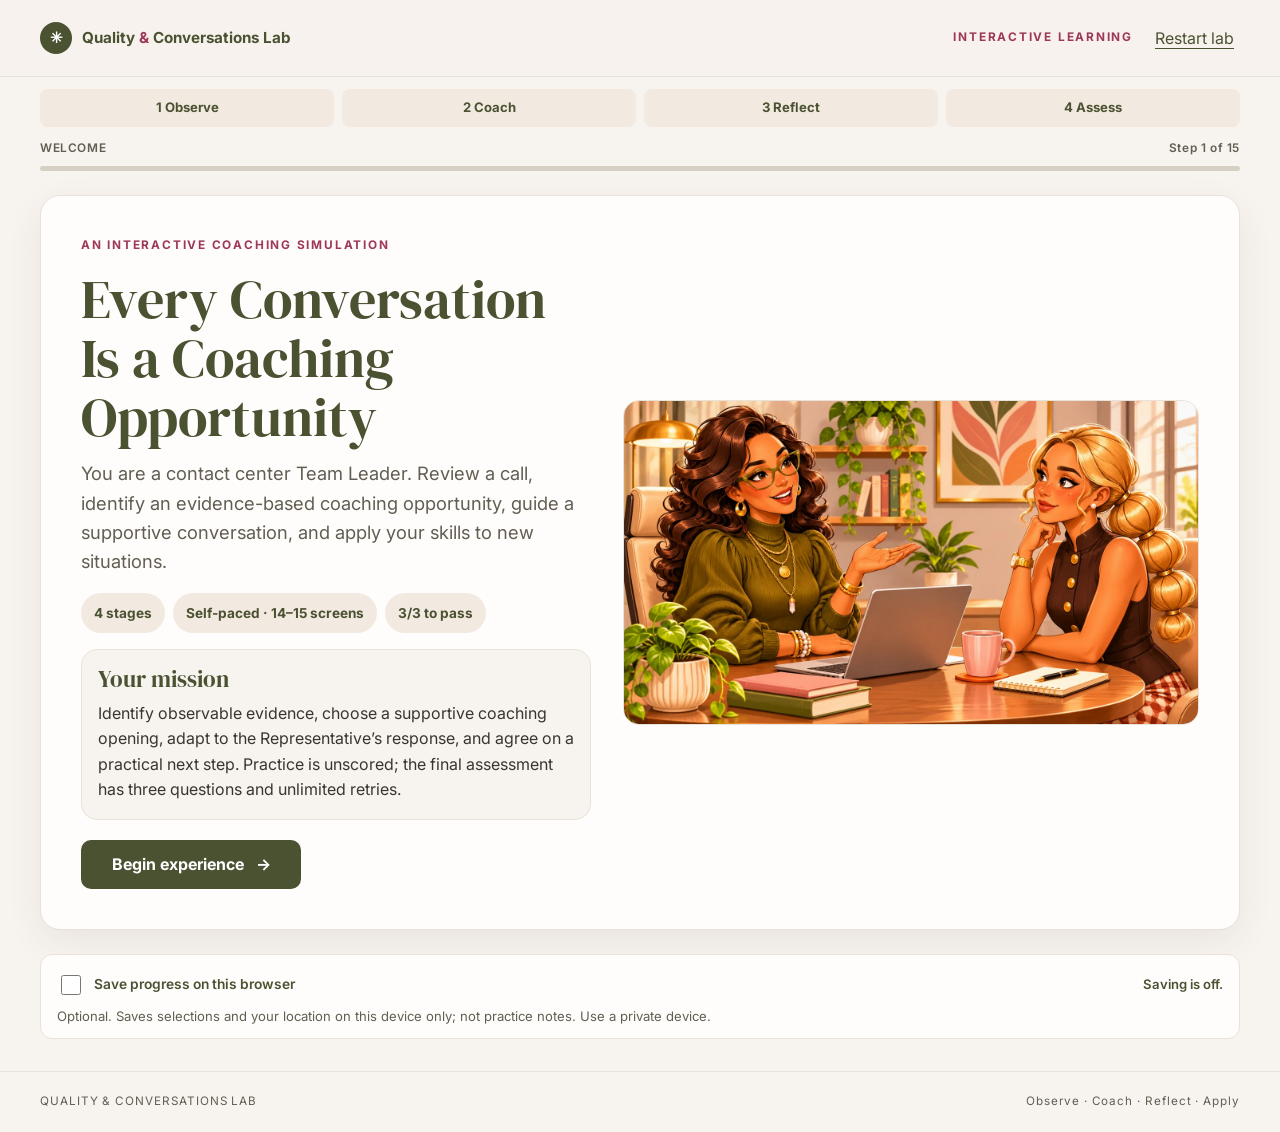
<file: index.html>
<!DOCTYPE html>
<html lang="en">
<head>
  <meta charset="utf-8">
  <meta name="viewport" content="width=device-width, initial-scale=1">
  <meta name="theme-color" content="#F7F3EE">
  <meta name="description" content="Quality & Conversations Lab: an interactive evidence-based customer-service coaching learning experience.">
  <title>Quality & Conversations Lab — Interactive Experience</title>
  <link rel="preconnect" href="https://fonts.googleapis.com">
  <link rel="preconnect" href="https://fonts.gstatic.com" crossorigin>
  <link href="https://fonts.googleapis.com/css2?family=DM+Serif+Display&family=Inter:wght@400;500;600;700&display=swap" rel="stylesheet">
  <link rel="stylesheet" href="styles.css?v=save-bottom-20261116">
  <script src="content.js" defer></script>
  <script src="app.js?v=completion-20261116" defer></script>
</head>
<body>
  <a class="skip-link" href="#stage">Skip to learning content</a>
  <header class="shell-header">
    <a href="#" class="wordmark" id="home-link" aria-label="Quality and Conversations Lab: return to introduction">
      <span class="brand-symbol" aria-hidden="true">✳</span><span>Quality <span class="amp">&</span> Conversations Lab</span>
    </a>
    <div class="header-right">
      <span class="course-label">INTERACTIVE LEARNING</span>
      <button type="button" class="text-button" id="restart-course">Restart lab</button>
    </div>
  </header>
  <div class="progress-shell" aria-label="Course progress">
    <ol id="stage-indicator" class="stage-indicator" aria-label="Learning stages"></ol><div class="progress-info"><span id="chapter-name">INTRODUCTION</span><span id="progress-text">Step 1 of 15</span></div>
    <div id="course-progress" class="progress-track" role="progressbar" aria-label="Course progress" aria-valuemin="0" aria-valuemax="100" aria-valuenow="0"><div id="progress-bar" class="progress-fill"></div></div>
  </div>
  <main id="stage" tabindex="-1" class="main-stage"></main>
  <section class="save-shell" aria-label="Local progress settings">
    <div class="save-controls"><label class="save-toggle" id="save-toggle-label"><input type="checkbox" id="save-progress" aria-describedby="save-help"> Save progress on this browser</label><button type="button" class="text-button" id="clear-progress" hidden>Clear saved progress</button></div>
    <p id="save-help">Optional. Saves selections and your location on this device only; not practice notes. Use a private device.</p>
    <p id="save-status" role="status" aria-live="polite">Saving is off.</p>
    <div id="saved-session" hidden><p id="saved-location"></p><div class="save-actions"><button type="button" class="btn" id="resume-course">Resume saved session</button><button type="button" class="btn btn-secondary" id="start-fresh">Start new session</button></div></div>
  </section>
  <footer class="site-footer"><span>QUALITY & CONVERSATIONS LAB</span><span>Observe · Coach · Reflect · Apply</span></footer>
  <div id="screen-announcement" class="sr-only" role="status" aria-live="polite" aria-atomic="true"></div>
</body>
</html>
</file>
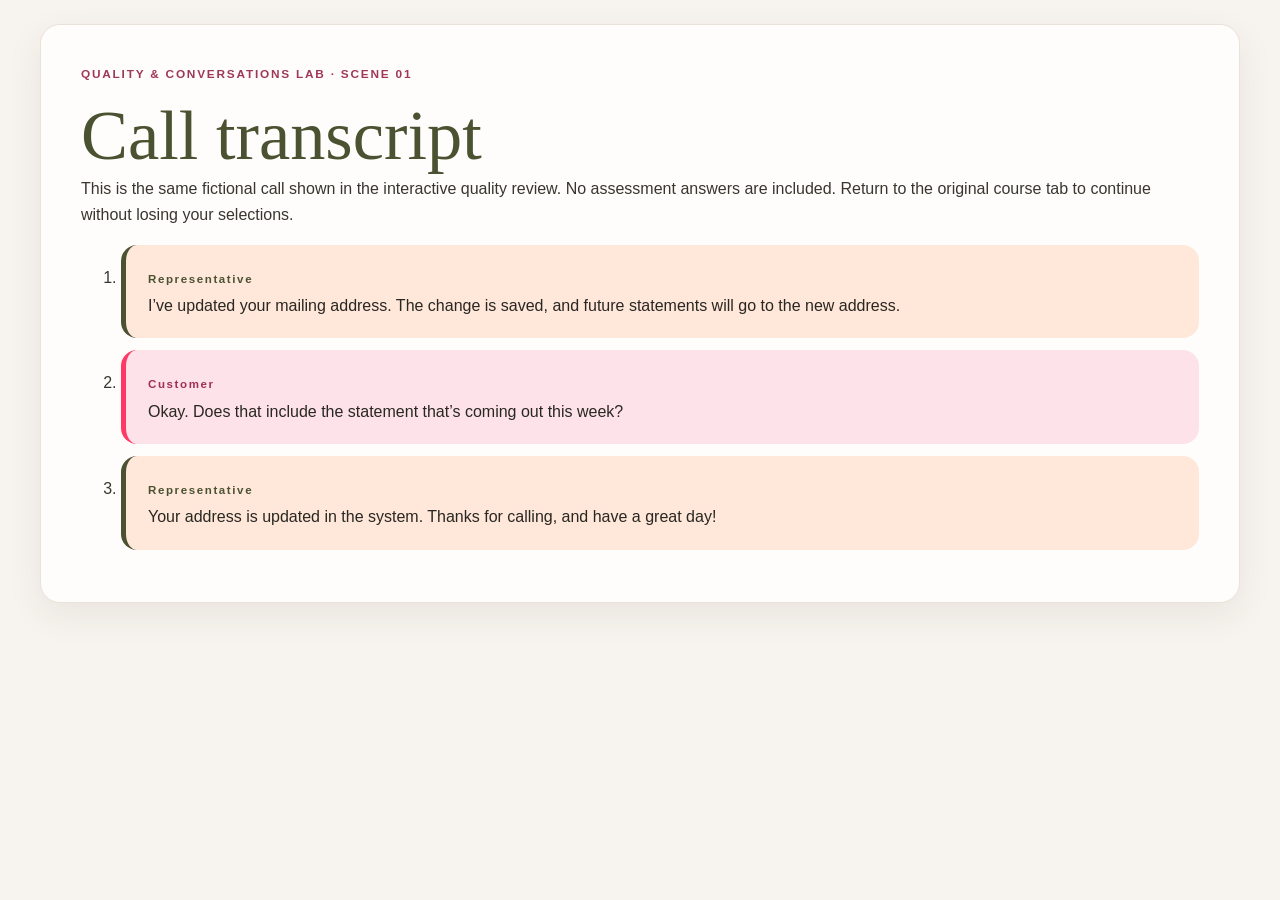
<file: call-transcript.html>
<!DOCTYPE html><html lang="en"><head><meta charset="utf-8"><meta name="viewport" content="width=device-width,initial-scale=1"><title>Call transcript | Quality &amp; Conversations Lab</title><link rel="stylesheet" href="styles.css"></head><body><a class="skip-link" href="#transcript">Skip to transcript</a><main id="transcript" tabindex="-1" class="main-stage"><article class="scene-card"><p class="eyebrow">QUALITY &amp; CONVERSATIONS LAB · SCENE 01</p><h1>Call transcript</h1><p>This is the same fictional call shown in the interactive quality review. No assessment answers are included. Return to the original course tab to continue without losing your selections.</p><ol class="speaker-lines"><li class="speaker"><strong class="who">Representative</strong><p>I’ve updated your mailing address. The change is saved, and future statements will go to the new address.</p></li><li class="speaker customer"><strong class="who">Customer</strong><p>Okay. Does that include the statement that’s coming out this week?</p></li><li class="speaker"><strong class="who">Representative</strong><p>Your address is updated in the system. Thanks for calling, and have a great day!</p></li></ol></article></main></body></html>
</file>
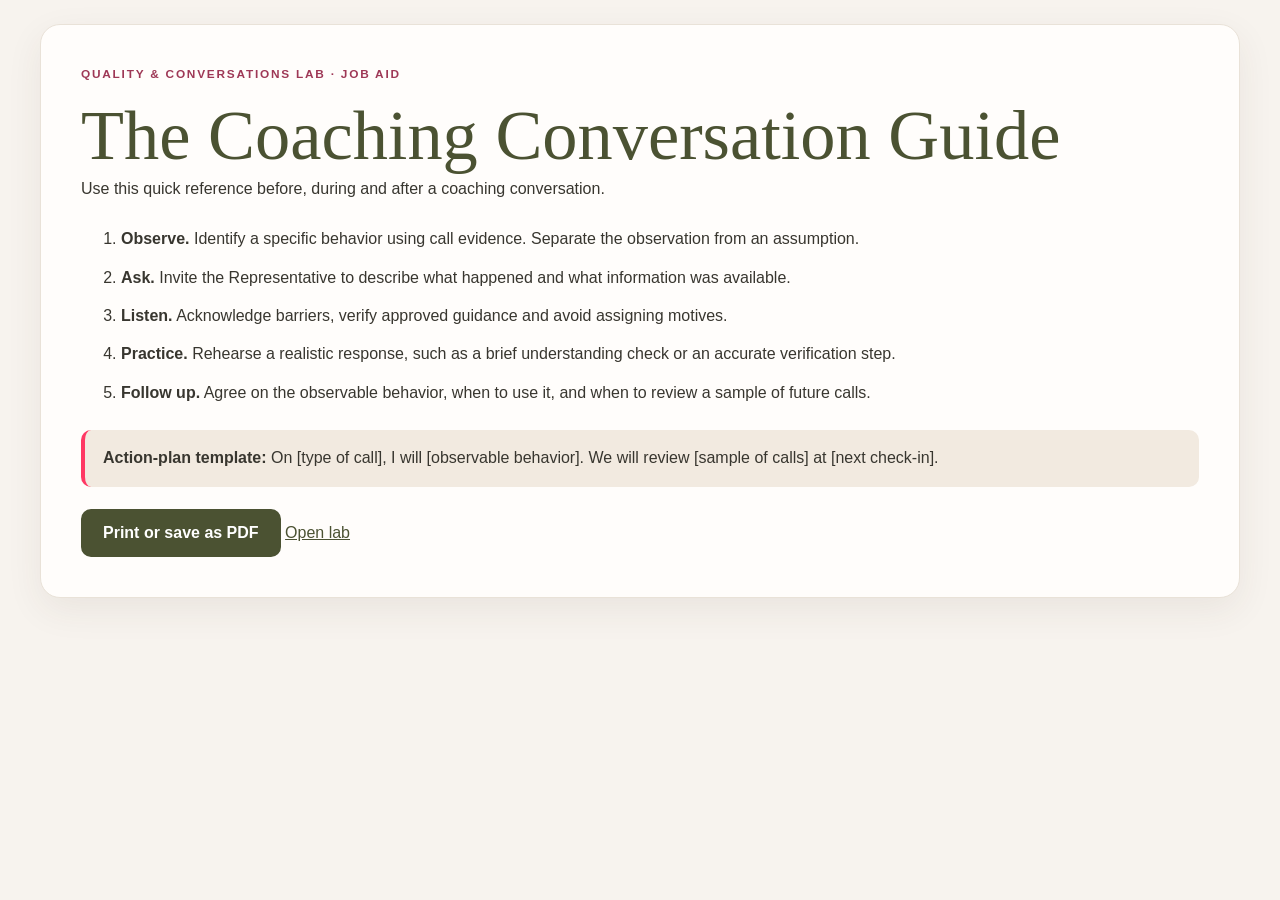
<file: coaching-guide.html>
<!DOCTYPE html><html lang="en"><head><meta charset="utf-8"><meta name="viewport" content="width=device-width, initial-scale=1"><title>Coaching Conversation Quick Reference</title><link rel="stylesheet" href="styles.css"><style>@media print{body{background:white}.scene-card{box-shadow:none;border:0;padding:0}.main-stage{width:100%;margin:0}.no-print{display:none}}</style></head><body><a class="skip-link no-print" href="#guide">Skip to coaching guide</a><main id="guide" tabindex="-1" class="main-stage"><article class="scene-card"><p class="eyebrow">QUALITY &amp; CONVERSATIONS LAB · JOB AID</p><h1>The Coaching Conversation Guide</h1><p class="lead">Use this quick reference before, during and after a coaching conversation.</p><ol class="summary-grid"><li><strong>Observe.</strong> Identify a specific behavior using call evidence. Separate the observation from an assumption.</li><li><strong>Ask.</strong> Invite the Representative to describe what happened and what information was available.</li><li><strong>Listen.</strong> Acknowledge barriers, verify approved guidance and avoid assigning motives.</li><li><strong>Practice.</strong> Rehearse a realistic response, such as a brief understanding check or an accurate verification step.</li><li><strong>Follow up.</strong> Agree on the observable behavior, when to use it, and when to review a sample of future calls.</li></ol><div class="evidence-note"><strong>Action-plan template:</strong> On [type of call], I will [observable behavior]. We will review [sample of calls] at [next check-in].</div><button class="btn no-print" onclick="window.print()">Print or save as PDF</button> <a class="no-print" href="index.html">Open lab</a></article></main></body></html>
</file>
<file: styles.css>
:root{--olive:#4B5232;--olive-deep:#343C25;--ivory:#F7F3EE;--deep-rose:#FF3864;--rose-dark:#9E3856;--blush:#FBBFCA;--peach:#FFB08A;--ink:#38362F;--muted:#625E53;--line:#E9E2D8;--white:#FFFDFB;--soft:#F2EAE0;--shadow:0 16px 48px rgba(64,50,36,.10)}
*{box-sizing:border-box}html{scroll-behavior:smooth}body{margin:0;background:var(--ivory);font-family:Inter,Arial,sans-serif;color:var(--ink);line-height:1.65}button,input,textarea{font:inherit}button{cursor:pointer}button:disabled{cursor:not-allowed;opacity:.48}a{color:var(--olive)}:focus-visible{outline:3px solid var(--deep-rose);outline-offset:4px}h1,h2,h3{font-family:'DM Serif Display',Georgia,serif;color:var(--olive);font-weight:400;line-height:1.13;margin:0}h1{font-size:clamp(2.55rem,5.5vw,4.9rem)}h2{font-size:clamp(2.05rem,4vw,3.4rem)}h3{font-size:clamp(1.45rem,3vw,2rem)}p{margin:0 0 1em}img{max-width:100%}.sr-only{position:absolute!important;width:1px;height:1px;padding:0;margin:-1px;overflow:hidden;clip:rect(0,0,0,0);white-space:nowrap;border:0}.skip-link{position:absolute;z-index:99;top:-100px;left:16px;padding:10px 14px;background:var(--white)}.skip-link:focus{top:8px}.shell-header{display:flex;align-items:center;justify-content:space-between;gap:24px;padding:20px max(24px,calc((100vw - 1260px)/2));border-bottom:1px solid var(--line);background:rgba(247,243,238,.96)}.wordmark{display:inline-flex;align-items:center;gap:10px;font-weight:700;font-size:.95rem;text-decoration:none;color:var(--olive)}.brand-symbol{display:grid;place-items:center;background:var(--olive);color:white;border-radius:50%;height:32px;width:32px}.amp{color:var(--rose-dark)}.header-right{display:flex;align-items:center;gap:22px}.course-label,.eyebrow,.overline{color:var(--rose-dark);font-size:.74rem;letter-spacing:.15em;font-weight:700}.text-button{border:0;background:transparent;color:var(--olive);text-decoration:underline;text-underline-offset:4px}.progress-shell{max-width:1260px;margin:auto;padding:13px 24px 0}.progress-info{display:flex;justify-content:space-between;gap:12px;color:var(--muted);font-size:.74rem;letter-spacing:.05em;font-weight:600}.progress-track{height:5px;background:var(--line);border-radius:8px;margin-top:8px;overflow:hidden}.progress-fill{height:100%;width:0;background:var(--deep-rose);transition:width .25s}.main-stage{width:min(100% - 48px,1200px);min-height:68vh;margin:36px auto 68px}.scene-card{background:var(--white);border:1px solid var(--line);border-radius:24px;padding:clamp(22px,4vw,54px);box-shadow:var(--shadow)}.chapter-intro{text-align:center;max-width:850px;margin:0 auto 28px}.chapter-intro .eyebrow{margin:0 0 14px}.chapter-intro .lead{font-size:clamp(1rem,1.6vw,1.2rem);color:var(--muted);margin:18px auto 0;max-width:790px}.hero-layout{display:grid;grid-template-columns:minmax(0,1fr) minmax(0,1fr);gap:34px;align-items:center}.hero-copy{display:flex;flex-direction:column;align-items:flex-start;gap:22px}.hero-copy p{font-size:1.13rem;color:var(--muted)}.media-frame{aspect-ratio:16/9;border-radius:18px;background:var(--soft);overflow:hidden;border:1px solid var(--line)}.media-frame img{display:block;width:100%;height:100%;object-fit:contain}.full-media{margin:28px auto 0;max-width:1020px}.wide-photo{display:block;width:100%;max-height:500px;object-fit:contain;background:var(--soft);border-radius:18px;border:1px solid var(--line)}.photo-caption{font-size:.8rem;color:var(--muted);margin:8px 0 0}.btn{appearance:none;border:2px solid var(--olive);border-radius:13px;background:var(--olive);color:#fff;padding:13px 22px;font-weight:700;display:inline-flex;gap:12px;align-items:center;justify-content:center;min-height:52px;text-align:center;line-height:1.3;transition:background .16s,transform .16s}.btn:hover:not(:disabled){background:var(--olive-deep);transform:translateY(-1px)}.btn-secondary{background:transparent;color:var(--olive)}.btn-secondary:hover:not(:disabled){background:#EBE8DB}.btn-plain{border-color:var(--line);background:#FFF;color:var(--olive)}.btn-row{display:flex;align-items:center;justify-content:flex-end;flex-wrap:wrap;gap:12px;margin-top:26px}.btn-row.split{justify-content:space-between}.three-steps{display:grid;grid-template-columns:repeat(3,1fr);gap:15px;margin:24px 0}.mini-card{background:#F9F3EB;border:1px solid var(--line);border-radius:15px;padding:18px}.mini-card b{color:var(--olive)}.mini-card p{font-size:.93rem;margin:6px 0 0}.speaker-lines{display:grid;gap:12px;margin:24px 0}.speaker{border-radius:16px;padding:20px 22px;background:#FFE7DA;border-left:5px solid var(--olive)}.speaker.customer{background:#FDE3E9;border-left-color:var(--deep-rose)}.speaker .who{display:block;font-size:.72rem;letter-spacing:.14em;font-weight:800;margin-bottom:6px;color:var(--olive)}.speaker.customer .who{color:#A02F51}.speaker p{margin:0;color:#292721}.question-card{background:#FBF6EE;border:1px solid var(--line);border-radius:18px;padding:24px;margin:18px 0}.question-title{font-size:1.18rem;font-weight:700;line-height:1.5;margin:10px 0 16px;color:var(--ink)}fieldset{border:0;padding:0;margin:0;min-width:0}legend{font-size:1.08rem;font-weight:700;padding:0 0 16px;line-height:1.5}.options{display:grid;gap:12px}.option{display:flex;align-items:flex-start;gap:15px;border:2px solid var(--line);background:#fff;padding:17px;border-radius:14px;cursor:pointer;transition:border-color .14s,background .14s}.option:hover{border-color:#AFAB99}.option:has(input:checked){border-color:var(--rose-dark);background:#FFF1F1}.option:has(input:focus-visible){outline:3px solid var(--deep-rose);outline-offset:3px}.option input{width:20px;height:20px;accent-color:var(--rose-dark);flex-shrink:0;margin:2px 0}.option .letter{display:inline-grid;place-items:center;border-radius:9px;background:var(--soft);font-weight:800;color:var(--olive);min-width:29px;height:29px;font-size:.8rem}.option .option-body{flex:1;line-height:1.5}.option:has(input:disabled){cursor:default}.feedback{background:#EDF0E5;border:1px solid #C8D2B2;border-radius:18px;padding:23px;margin-top:22px}.feedback.try{background:#FFF2EA;border-color:#F2C9B5}.feedback .feedback-label{font-size:.72rem;font-weight:800;letter-spacing:.12em;color:var(--rose-dark);margin-bottom:8px}.feedback h3{font-size:1.65rem;margin:0 0 10px}.feedback p{margin:0 0 12px}.takeaway{border-top:1px solid rgba(75,82,50,.25);padding-top:12px;margin-top:12px;font-size:.95rem}.takeaway strong{color:var(--olive)}.evidence-note{padding:15px 18px;background:var(--soft);border-left:4px solid var(--deep-rose);border-radius:10px;color:var(--ink);margin:22px 0}.scene-banner{display:flex;align-items:center;gap:24px;margin:26px 0}.scene-banner img{width:140px;height:140px;object-fit:contain;border-radius:16px;background:#F7EFE8}.scene-banner p{margin:0}.quote{font-family:'DM Serif Display',Georgia,serif;color:var(--olive);font-size:clamp(1.5rem,3vw,2.3rem);line-height:1.3;padding:24px 27px;border-left:5px solid var(--deep-rose);background:#FFF0EC;border-radius:14px;margin:22px 0}.reflection-area{display:block;width:100%;min-height:180px;resize:vertical;border:2px solid var(--line);border-radius:15px;padding:17px;background:white;color:var(--ink)}.reflection-hint{font-size:.87rem;color:var(--muted)}.assessment-badges{display:flex;gap:12px;flex-wrap:wrap;margin:24px 0}.assessment-badges span{font-size:.85rem;padding:9px 13px;background:var(--soft);border-radius:50px;color:var(--olive);font-weight:700}.assessment-progress{display:flex;align-items:center;justify-content:space-between;margin-bottom:22px;font-size:.82rem;color:var(--muted);font-weight:700}.pill{padding:5px 11px;border:1px solid var(--line);border-radius:30px;background:var(--white)}.result-number{font-family:'DM Serif Display',Georgia,serif;font-size:5rem;color:var(--olive);line-height:1}.summary-grid{display:grid;gap:12px;margin:24px 0}.summary-row{padding:20px;border:1px solid var(--line);border-radius:14px;background:#fff}.summary-row h3{font:700 1rem Inter,Arial,sans-serif;margin-bottom:8px}.summary-row p{font-size:.92rem}.summary-row .chosen{color:var(--rose-dark);font-weight:700}.result-success{border-top:5px solid var(--olive)}.result-retry{border-top:5px solid var(--deep-rose)}.image-note{font-size:.85rem;color:var(--muted)}.site-footer{display:flex;justify-content:space-between;gap:24px;border-top:1px solid var(--line);padding:25px max(24px,calc((100vw - 1260px)/2));color:var(--muted);font-size:.73rem;letter-spacing:.08em}.info-columns{display:grid;grid-template-columns:1fr 1fr;gap:22px}.notice{background:#FFF9F4;padding:14px 18px;border:1px solid var(--line);border-radius:12px}.status-ok{color:#41602B}.status-try{color:#9C3D56}
@media(max-width:800px){.hero-layout,.info-columns{grid-template-columns:1fr}.three-steps{grid-template-columns:1fr}.shell-header{padding:17px 16px}.course-label{display:none}.main-stage{width:calc(100% - 24px);margin:20px auto 44px}.scene-card{border-radius:17px}.site-footer{padding:20px 16px}.scene-banner{align-items:flex-start}.scene-banner img{width:100px;height:100px}}
@media(max-width:520px){.wordmark{font-size:.8rem}.header-right{gap:8px}.shell-header{gap:10px}.text-button{font-size:.78rem}.scene-banner{display:block}.scene-banner img{margin-bottom:14px}.btn-row,.btn-row.split{justify-content:stretch}.btn-row .btn{width:100%}.option{padding:13px;gap:9px}.speaker{padding:15px}.site-footer{flex-direction:column;gap:6px}}
@media(prefers-reduced-motion:reduce){*,*:before,*:after{scroll-behavior:auto!important;transition:none!important;animation:none!important}}

/* 2026-11-11 update: all navigation is real HTML, not embedded in images. */
.next-control{display:flex;align-items:flex-end;gap:10px;flex-direction:column;margin-left:auto}
.next-context{font-size:.72rem;color:var(--muted);letter-spacing:.08em;font-weight:700;text-transform:uppercase;text-align:right}
.next-control .btn{min-width:150px}
.scene-banner img{object-fit:cover;object-position:center 20%;border:1px solid var(--line)}
@media(max-width:520px){.next-control{width:100%}.next-control .btn{width:100%}}

/* The introduction uses a static approved character illustration, not an opening video. */
.intro-still{display:flex;align-items:center;justify-content:center;background:var(--ivory);}
.intro-still-image{display:block;width:100%;height:100%;object-fit:contain;}

/* Opening screen: text only — no video or illustration. */
.intro-text-only {max-width:940px;margin-inline:auto;padding-block:clamp(54px,7vw,100px)}
.intro-text-only .hero-copy {align-items:center;text-align:center;gap:24px;}
.intro-text-only .hero-copy > p:not(.eyebrow) {max-width:650px;}
.intro-text-only .assessment-badges {justify-content:center;margin-block:0 8px;}
.intro-text-only .btn {min-width:220px;}


/* Consistent painterly character portraits for the final assessment. */
.assessment-cast{display:flex;justify-content:space-between;align-items:center;flex-wrap:wrap;gap:18px;padding:16px 21px;margin:18px 0 25px;border:1px solid var(--line);border-radius:17px;background:linear-gradient(95deg,#FAF1E9,#FFF9F5)}
.cast-caption{color:var(--rose-dark);font-size:.74rem;font-weight:800;letter-spacing:.1em;text-transform:uppercase;margin:0}
.cast-people{display:flex;flex-wrap:wrap;gap:20px;align-items:center}
.cast-person{display:flex;align-items:center;gap:9px;color:var(--olive);font-size:.94rem;font-weight:700}
.assessment-avatar{display:block;width:62px;height:62px;flex:none;object-fit:cover;object-position:center center;border-radius:50%;border:3px solid var(--ivory);box-shadow:0 3px 13px rgba(75,82,50,.15);background:#F7E5DA}
.cast-person .assessment-avatar{width:66px;height:66px}
.speaker-illustrated{display:flex;gap:16px;align-items:flex-start}
.speaker-illustrated .assessment-avatar{width:74px;height:74px}
.speaker-illustrated .speaker-content{flex:1;min-width:0}
.assessment-speaker-quote{display:flex;align-items:flex-start;gap:16px;margin-top:18px}
.assessment-speaker-quote .assessment-avatar{width:72px;height:72px}
.assessment-speaker-quote .quote{margin:0;flex:1;min-width:0}
.assessment-character-intro{border:1px solid var(--line);border-radius:18px;background:#FCF7F1;padding:22px;margin:22px 0}
.assessment-character-intro h3{text-align:center;font-size:1.45rem;margin-bottom:18px}
.assessment-character-grid{display:grid;grid-template-columns:repeat(3,minmax(0,1fr));gap:12px}
.assessment-character{display:flex;flex-direction:column;align-items:center;text-align:center;gap:9px;background:white;padding:14px;border:1px solid var(--line);border-radius:14px;color:var(--olive);font-size:.91rem}
.assessment-character .assessment-avatar{width:90px;height:90px}
@media(max-width:600px){.assessment-cast{display:block;padding:14px}.cast-people{margin-top:12px;gap:12px}.cast-person{font-size:.81rem;gap:5px}.cast-person .assessment-avatar{width:50px;height:50px}.speaker-illustrated{gap:10px}.speaker-illustrated .assessment-avatar{width:53px;height:53px}.assessment-speaker-quote{gap:9px}.assessment-speaker-quote .assessment-avatar{width:52px;height:52px}.assessment-speaker-quote .quote{padding:14px;font-size:1.25rem}.assessment-character-grid{gap:6px}.assessment-character{padding:10px 4px;font-size:.75rem}.assessment-character .assessment-avatar{width:64px;height:64px}}

/* Opening hero scene: approved cast, no video or fake image buttons. */
.intro-coaching-opening{padding:clamp(22px,3.4vw,48px)}
.intro-heading{text-align:center;max-width:900px;margin:0 auto 24px}
.intro-heading .eyebrow{margin:0 0 14px}
.intro-heading h1{font-size:clamp(2.35rem,4.5vw,4.4rem)}
.intro-heading p:not(.eyebrow){font-size:clamp(.98rem,1.6vw,1.15rem);color:var(--muted);max-width:750px;margin:16px auto 0}
.opening-scene{max-width:1050px;margin:0 auto;overflow:hidden;border-radius:19px;border:1px solid var(--line);background:var(--soft)}
.opening-scene img{display:block;width:100%;height:auto;aspect-ratio:16/9;object-fit:cover}
.opening-actions{text-align:center;padding-top:18px}
.opening-actions .assessment-badges{justify-content:center;margin:6px 0 17px}
.opening-actions .btn{min-width:210px}
@media(max-width:600px){.intro-coaching-opening{padding:19px}.intro-heading{margin-bottom:17px}.intro-heading h1{font-size:clamp(2.05rem,10vw,2.75rem)}.opening-scene{border-radius:12px}.opening-actions .btn{width:100%}}


/* Character 02 response portraits: maintain proportional crops at all breakpoints. */
.reaction-panel {
  padding: 16px;
  border: 1px solid var(--line, #E9E2D8);
  border-radius: 16px;
  background: #FFF8F5;
}
.reaction-panel img {
  flex: 0 0 140px;
  width: 140px;
  height: 140px;
  object-fit: cover;
  object-position: center 18%;
  border-radius: 12px;
}
.reaction-panel .eyebrow {display:block;margin-bottom:8px;}
.reaction-panel p {line-height:1.55;}
@media (max-width: 600px) {
  .reaction-panel img {width:110px;height:110px;}
}

/* November 11 image update: show the full transparent Character 02 portraits without cropping. */
.reaction-panel {align-items:center;gap:20px;background:#FFF8F5;}
.reaction-panel img {width:168px;height:188px;flex:0 0 168px;object-fit:contain;object-position:center bottom;border:0;background:transparent;border-radius:12px;}
.reaction-panel .eyebrow {font-size:.75rem;color:var(--rose-dark);}
@media(max-width:600px){.reaction-panel {display:flex;gap:12px;align-items:center;padding:12px;}.reaction-panel img {width:92px;height:122px;flex-basis:92px;}.reaction-panel p {font-size:.91rem;} }


/* Completion screen: enlarge the revised laptop artwork without changing
   course controls, scoring, or other scene layouts. */
.finish-layout {
  grid-template-columns: minmax(0, .74fr) minmax(0, 1.26fr);
  gap: 28px;
  align-items: center;
}
.finish-layout .hero-copy { gap: 16px; }
.finish-layout .hero-copy h1 { font-size: clamp(2.5rem, 4.5vw, 4.3rem); }
.finish-layout .completion-image {
  display: block;
  width: 100%;
  height: auto;
  max-height: none;
  object-fit: contain;
  border-radius: 18px;
}
@media (max-width: 900px) {
  .finish-layout { grid-template-columns: minmax(0, 1fr); }
  .finish-layout .completion-image { width: 100%; }
}

/* Professional upgrade */
.chapter-intro h1{font-size:clamp(2.05rem,4vw,3.4rem)}.stage-indicator{list-style:none;padding:0;margin:0 0 12px;display:grid;grid-template-columns:repeat(4,minmax(0,1fr));gap:8px}.stage-indicator li{padding:8px 4px;border-radius:8px;text-align:center;font-size:.82rem;font-weight:700;color:var(--olive);background:var(--soft)}.stage-indicator li.current{background:var(--olive);color:white}.stage-indicator li.done{background:#E2E8D7}.mission-panel{max-width:770px;margin:20px auto;padding:20px;border:1px solid var(--line);border-radius:16px;text-align:left;background:var(--ivory)}.mission-panel h2{font-size:1.6rem}.mission-panel p{margin:8px 0 0}.evidence-field{min-width:0;display:grid;gap:12px}.evidence-choice{cursor:pointer;align-items:flex-start;border:2px solid var(--line);border-radius:14px}.evidence-choice:has(input:checked){border-color:var(--rose-dark);background:#FFF1F1}.evidence-choice input{flex:none;width:22px;height:22px;accent-color:var(--rose-dark)}.evidence-choice .speaker-content{overflow-wrap:anywhere}.skill-grid{display:grid;grid-template-columns:repeat(3,minmax(0,1fr));gap:12px;margin:16px 0}.text-button{min-height:44px}.btn{text-decoration:none}.feedback:focus{outline:3px solid var(--olive);outline-offset:4px}.wide-photo{height:auto}.finish-layout .completion-image{height:auto}.reaction-panel>div{min-width:0}.reaction-panel{overflow-wrap:anywhere}@media(max-width:600px){.skill-grid{grid-template-columns:1fr}.evidence-choice{gap:8px}.evidence-choice .assessment-avatar{width:42px;height:42px}.stage-indicator{gap:4px}.stage-indicator li{font-size:.72rem}.progress-shell{padding-inline:12px}}

.section-heading,.feedback-heading{font-size:clamp(1.4rem,3vw,1.85rem);margin:0 0 12px}.assessment-character-intro .section-heading{text-align:center}.feedback-heading{margin:0 0 10px}.evidence-choice:has(input:focus-visible){outline:3px solid var(--olive);outline-offset:3px}.evidence-choice:has(input:disabled){cursor:default}.option:has(input:checked) .letter:after{content:" ✓";margin-left:2px}.option:has(input:checked) .letter{min-width:42px}.mission-panel h2{color:var(--olive)}

/* V3 01D: quality review and coaching preparation */
.quality-layout{display:grid;grid-template-columns:minmax(0,.9fr) minmax(0,1.1fr);gap:24px;align-items:start}.quality-layout .speaker-lines{margin:12px 0}.quality-layout .speaker{padding:14px;gap:10px}.quality-layout .assessment-avatar{width:46px;height:46px}.quality-criterion{border:1px solid var(--line);border-radius:14px;padding:12px;margin:0 0 14px;background:#fff;min-width:0}.quality-criterion legend{font-size:1rem;padding:0 6px;color:var(--olive);max-width:100%}.quality-options{display:grid;grid-template-columns:repeat(3,minmax(0,1fr));gap:8px}.quality-option{display:flex;align-items:center;gap:8px;border:2px solid var(--line);border-radius:9px;padding:9px;min-height:48px;font-size:.86rem;line-height:1.35;cursor:pointer;overflow-wrap:anywhere}.quality-option input{flex:none;width:18px;height:18px;accent-color:var(--rose-dark);margin:0}.quality-option:has(input:checked){border-color:var(--rose-dark);background:#FFF1F1;font-weight:600}.quality-option:has(input:focus-visible){outline:3px solid var(--olive);outline-offset:3px}.quality-option:has(input:disabled){cursor:default}.quality-results{display:grid;gap:10px}.quality-result{background:#fff;border:1px solid var(--line);border-radius:12px;padding:14px}.quality-result h3{font:600 1rem/1.4 Inter,Arial,sans-serif;margin:0 0 8px}.quality-result p{font-size:.93rem;margin:0 0 6px}.quality-summary{padding:20px;border:1px solid var(--line);border-radius:16px;background:var(--ivory);margin:24px 0}.quality-findings{padding:0;margin:12px 0;list-style:none;display:grid;gap:8px}.quality-findings li{display:flex;align-items:center;gap:12px;flex-wrap:wrap}.quality-status{display:inline-block;border-radius:7px;padding:5px 8px;font-size:.81rem;font-weight:700;color:var(--olive);background:#E2E8D7}.status-not{background:var(--blush)}.status-unknown{background:var(--peach)}@media(max-width:950px){.quality-layout{grid-template-columns:1fr}}@media(max-width:560px){.quality-options{grid-template-columns:1fr}.quality-summary{padding:14px}.quality-option{min-height:44px}}

/* V3 Lesson 02A · descriptive conversation impact */
.impact-panel{margin:20px 0;padding:18px;border:1px solid #e9e2d8;border-radius:14px;background:#f7f3ee;}
.impact-panel .section-heading{margin:0 0 6px;}.impact-caption{font-size:.9rem;margin:0 0 14px;color:#4b5232;}
.impact-grid{display:grid;grid-template-columns:repeat(3,minmax(0,1fr));gap:12px;margin:0;}.impact-grid .mini-card{padding:12px;min-width:0;background:#fff;}.impact-grid dt{font-weight:700;font-size:.88rem;}.impact-grid dd{margin:6px 0 0;overflow-wrap:anywhere;}.scene-card>[data-action=replay-coaching]{margin-top:12px;}
@media(max-width:600px){.impact-grid{grid-template-columns:1fr;}.impact-panel{padding:14px;}}

/* V3 Lesson 02B — guided customer-response rehearsal */
.rehearsal-layout{display:grid;grid-template-columns:minmax(0,.75fr) minmax(0,1.25fr);gap:24px;align-items:start;margin:20px 0}.rehearsal-layout>section{min-width:0}.rehearsal-model{border:1px solid var(--line);background:var(--ivory);border-radius:14px;padding:18px;margin:16px 0}.rehearsal-model .speaker-lines{margin:8px 0}.rehearsal-card .speaker-lines{overflow-wrap:anywhere}.rehearsal-card>[data-action=retry-rehearsal],.scene-card>[data-action=replay-rehearsal]{margin-top:12px}@media(max-width:950px){.rehearsal-layout{grid-template-columns:1fr}}@media(max-width:560px){.rehearsal-model{padding:12px}}
.rehearsal-card .option .letter{display:inline-flex;align-items:center;justify-content:center;white-space:nowrap;flex-shrink:0}.rehearsal-card .option:has(input:checked) .letter{min-width:42px}

/* V3 Lesson 02C — coaching action plan */
.plan-fields{display:grid;grid-template-columns:repeat(2,minmax(0,1fr));gap:16px;margin:20px 0}.plan-field{min-width:0;border:1px solid var(--line);padding:14px;border-radius:14px;background:var(--ivory)}.plan-field legend{padding:0 5px;color:var(--olive);font-size:1rem;max-width:100%}.plan-field .option{min-height:44px;align-items:flex-start;background:white}.plan-field .option:has(input:checked){background:#fff1f1}.plan-field .option-body{min-width:0;overflow-wrap:anywhere}.plan-print{margin:20px 0;border:1px solid var(--line);border-radius:16px;padding:24px;background:var(--ivory);overflow-wrap:anywhere}.plan-print h2{margin:0 0 12px}.plan-print dl{display:grid;gap:14px}.plan-print dt{font-weight:700;color:var(--olive)}.plan-print dd{margin:4px 0 0}.plan-print p{white-space:pre-wrap}.finish-layout .plan-print{grid-column:1/-1}.plan-export{flex-wrap:wrap}.plan-export .btn{white-space:normal}.plan-field .options{gap:8px}@media(max-width:900px){.plan-fields{grid-template-columns:1fr}}@media(max-width:560px){.plan-print{padding:16px}.plan-field{padding:10px}.plan-export .btn{width:100%}}
@media print{body{background:white;color:#222}body:has(.plan-print) *{visibility:hidden}body:has(.plan-print) .plan-print,body:has(.plan-print) .plan-print *{visibility:visible}body:has(.plan-print) .plan-print{position:absolute;inset:0 auto auto 0;width:100%;max-width:none;box-sizing:border-box;margin:0;padding:12mm;border:0;background:white;color:#222}body:has(.plan-print) .plan-print div{break-inside:avoid}body:has(.plan-print) .plan-print h2{font-size:24pt}body:has(.plan-print) .plan-print p,body:has(.plan-print) .plan-print dd{font-size:11pt}body:has(.plan-print) .shell-header,body:has(.plan-print) .progress-shell,body:has(.plan-print) .site-footer{display:none}}
@media print{body:has(.plan-print) #stage{display:block;max-width:none;margin:0;padding:0}body:has(.plan-print) #stage>.scene-card{display:block;max-width:none;margin:0;padding:0;border:0;box-shadow:none;background:white}body:has(.plan-print) #stage>.scene-card>:not(.plan-print){display:none}body:has(.plan-print) .plan-print{position:static;width:auto;padding:0;break-inside:auto}body:has(.plan-print) .skip-link,body:has(.plan-print) #screen-announcement{display:none}}

/* V3 03C independent assessment navigation and results */
.assessment-jump{display:flex;gap:8px;flex-wrap:wrap;margin:0 0 18px}.assessment-jump .btn{min-height:44px;font-size:.85rem;padding:9px 14px}.assessment-jump [aria-current=step]{border:2px solid var(--rose-dark);background:var(--blush);color:var(--olive)}.assessment-result-score{text-align:center;padding:18px 0}.skill-grid .mini-card{overflow-wrap:anywhere}.skill-grid .mini-card p{font-size:.9rem}.assessment-card fieldset{min-width:0}.assessment-card .notice{margin-top:16px}.result-retry .evidence-note p:last-child{margin-bottom:0}
@media(max-width:480px){.assessment-jump{display:grid;grid-template-columns:repeat(3,minmax(0,1fr))}.assessment-jump .btn{padding:8px 4px;font-size:.76rem;white-space:normal;text-align:center;justify-content:center}.assessment-progress{gap:8px;flex-wrap:wrap}}

/* 04A.2 — integrated workspaces and accessible inline dialogue */
.prep-workspace{display:grid;gap:22px;margin:24px 0}.prep-section{min-width:0;border:1px solid var(--line);border-radius:16px;padding:clamp(14px,2vw,22px);background:var(--ivory)}.prep-section .section-heading{margin-bottom:14px}.transcript-reference{margin:16px 0}.transcript-reference a{display:inline-block;padding:8px 0;text-decoration:underline;text-underline-offset:3px}.transcript-disclosure{margin:20px 0;border:1px solid var(--line);border-radius:12px;padding:16px;background:var(--ivory)}.transcript-disclosure summary{cursor:pointer;font-weight:600;color:var(--olive);min-height:44px;display:list-item;line-height:44px}.transcript-disclosure h3{font-size:1.2rem;margin-top:14px}.quality-layout .evidence-field{margin:12px 0}.dialogue-label{margin:20px 0 0}.quality-layout section{min-width:0}.quality-layout .wide-photo{max-height:300px}.quality-layout .evidence-choice{align-items:start}.quality-layout .evidence-choice input{flex-shrink:0}

/* 04B — local progress settings */
.save-shell{width:min(1260px,calc(100% - 48px));margin:12px auto 0;padding:12px 18px;border:1px solid var(--line);border-radius:12px;background:var(--ivory);color:var(--olive);font-size:.86rem}.save-controls{display:flex;align-items:center;justify-content:space-between;gap:8px 20px;flex-wrap:wrap}.save-toggle{display:flex;align-items:center;gap:10px;min-height:44px;font-weight:600;cursor:pointer}.save-toggle input{width:20px;height:20px;accent-color:var(--olive);flex-shrink:0}.save-shell p{margin:3px 0;color:var(--muted);font-size:.82rem;line-height:1.5}.save-shell #save-status{color:var(--olive);font-weight:600}.save-shell [hidden]{display:none!important}.save-shell #saved-session{border-top:1px solid var(--line);margin-top:10px;padding-top:10px}.save-actions{display:flex;flex-wrap:wrap;gap:10px;margin-top:8px}.save-actions .btn,.save-shell button{min-height:44px}.save-shell button:focus-visible,.save-shell input:focus-visible{outline:3px solid var(--rose-dark);outline-offset:3px}@media(max-width:520px){.save-shell{width:calc(100% - 24px);padding:10px 12px}.save-actions .btn{width:100%}}@media print{.save-shell{display:none!important}}

/* V3 05A — responsive visual refinement. Tokens preserve the approved brand. */
:root{--content-width:1200px;--page-gutter:24px;--space-1:8px;--space-2:16px;--space-3:24px;--space-4:32px;--control-border:#918C7B;--focus-color:#9E3856;--shadow:0 12px 36px rgba(64,50,36,.075)}
.shell-header{padding:16px max(var(--page-gutter),calc((100vw - var(--content-width))/2));gap:var(--space-2)}
.wordmark{min-width:0;line-height:1.4}.brand-symbol{flex:0 0 32px}.header-right{flex-shrink:0;gap:var(--space-2)}
.progress-shell,.save-shell,.main-stage{width:min(var(--content-width),calc(100% - 2 * var(--page-gutter)));max-width:var(--content-width);margin-inline:auto}.progress-shell{padding:12px 0 0}.save-shell{margin-top:12px;padding:8px 16px;background:var(--white)}
.save-shell:not(:has(#saved-session:not([hidden]))){display:grid;grid-template-columns:minmax(0,1fr) auto;column-gap:16px;align-items:center}.save-shell:not(:has(#saved-session:not([hidden]))) #save-help{grid-column:1/-1;grid-row:2;margin:0 0 4px}.save-shell:not(:has(#saved-session:not([hidden]))) #save-status{grid-column:2;grid-row:1;text-align:right}.save-shell .save-controls{gap:4px 16px}.save-shell .save-toggle{min-height:44px}.save-shell #saved-session{background:var(--ivory);padding:12px;border-radius:10px;border:1px solid var(--line)}
.main-stage{margin-top:24px;margin-bottom:48px}.scene-card{padding:clamp(20px,3.5vw,40px);border-radius:20px}.chapter-intro{margin-bottom:24px}.chapter-intro h1{font-size:clamp(2rem,3.6vw,3.25rem);line-height:1.12}.chapter-intro .eyebrow{margin-bottom:8px}.chapter-intro .lead{margin-top:12px;max-width:68ch;line-height:1.6}.section-heading,.feedback-heading{font-size:clamp(1.4rem,2.4vw,1.8rem);line-height:1.25}.intro-heading h1{font-size:clamp(2.1rem,4.2vw,4rem);line-height:1.1}.intro-heading p:not(.eyebrow){margin-top:12px;line-height:1.6}.intro-heading{margin-bottom:20px}
.opening-scene{border-radius:16px}.opening-actions{padding-top:16px}.opening-actions .assessment-badges{gap:8px;margin:0 0 16px}.mission-panel{padding:16px;margin:16px auto}.mission-panel h2{font-size:1.45rem}.mission-panel p{line-height:1.6}.opening-actions .btn{margin-top:4px}
/* Fit a clear opening message, original artwork and main action in a desktop workspace. */
@media(min-width:1050px){.intro-coaching-opening{display:grid;grid-template-columns:minmax(0,.94fr) minmax(0,1.06fr);grid-template-rows:auto auto;gap:16px 32px;align-items:center}.intro-heading{grid-column:1;grid-row:1;text-align:left;margin:0;align-self:end}.intro-heading p:not(.eyebrow){margin-inline:0}.opening-scene{grid-column:2;grid-row:1/3;width:100%;align-self:center;margin:0}.opening-actions{grid-column:1;grid-row:2;text-align:left;padding:0;align-self:start}.opening-actions .assessment-badges{justify-content:flex-start}.mission-panel{margin-inline:0}.opening-actions .btn{min-width:220px}}
.full-media{margin-top:20px}.wide-photo{max-height:380px}.quality-layout .wide-photo{max-height:300px;margin-bottom:12px}.quality-layout .evidence-note{margin:16px 0}.quality-layout .speaker{padding:14px}.quality-options{gap:8px}.quality-option{padding:10px;font-size:.9rem}.quality-criterion{margin-bottom:12px}.transcript-reference{margin:8px 0 16px}.transcript-reference a{min-height:44px;display:inline-flex;align-items:center}.transcript-disclosure summary{line-height:1.5;padding:10px 0}
.option,.quality-option,.evidence-choice{border-color:var(--control-border)}.option:has(input:checked),.quality-option:has(input:checked),.evidence-choice:has(input:checked){border-color:var(--rose-dark);background:#FFF1F1}.option .letter{flex-shrink:0}.option .option-body{min-width:0;overflow-wrap:break-word}.quality-option span{min-width:0;overflow-wrap:break-word}.option{min-height:56px;padding:16px;gap:12px}.btn{min-height:48px;padding:12px 20px;border-radius:10px}.btn-row{margin-top:24px}.btn:disabled{opacity:1;background:#E9E2D8;border-color:#C4BDAF;color:#625E53}.btn-secondary:disabled{background:#E9E2D8}.btn:focus-visible,:focus-visible,.option:has(input:focus-visible){outline:3px solid var(--focus-color);outline-offset:3px}.feedback{padding:20px;border-radius:14px}.question-card,.prep-section,.impact-panel,.quality-summary,.plan-print{border-radius:14px}.prep-workspace{gap:16px}.quote{margin-inline:0;padding:18px 20px;font-size:clamp(1.4rem,2.4vw,2rem)}.site-footer{padding:20px max(var(--page-gutter),calc((100vw - var(--content-width))/2))}
@media(max-width:800px){:root{--page-gutter:16px}.main-stage{margin-top:16px;margin-bottom:32px}.scene-card{padding:20px}.stage-indicator{gap:4px}.stage-indicator li{padding:8px 3px}.quality-layout,.rehearsal-layout{gap:20px}.intro-heading h1{font-size:clamp(2rem,6.8vw,3rem)}.opening-scene{max-width:640px}.save-shell{padding-inline:12px}}
@media(max-width:520px){:root{--page-gutter:12px}.shell-header{padding:12px var(--page-gutter)}.wordmark{font-size:.8rem;gap:8px}.header-right{gap:4px}.scene-card{padding:16px;border-radius:16px}.chapter-intro{margin-bottom:20px}.chapter-intro h1{font-size:2rem}.intro-heading h1{font-size:clamp(1.9rem,8vw,2.4rem)}.intro-heading .eyebrow{letter-spacing:.1em}.save-shell:not(:has(#saved-session:not([hidden]))){grid-template-columns:1fr}.save-shell:not(:has(#saved-session:not([hidden]))) #save-help{grid-column:1;grid-row:2}.save-shell:not(:has(#saved-session:not([hidden]))) #save-status{grid-column:1;grid-row:3;text-align:left;margin-top:4px}.save-shell p{font-size:.82rem}.stage-indicator li{font-size:.7rem;line-height:1.35}.progress-info{font-size:.7rem;gap:8px}.progress-info #progress-text{flex-shrink:0}.option{padding:12px;gap:8px;min-height:48px}.option .letter{min-width:26px;height:26px}.option:has(input:checked) .letter{min-width:36px}.quality-criterion,.plan-field{padding:10px}.quality-option{min-height:48px;font-size:.95rem}.feedback,.question-card,.prep-section,.impact-panel,.quality-summary,.plan-print{padding:14px}.quote{padding:14px 16px}.speaker{padding:14px}.speaker-illustrated{gap:8px}.opening-actions .assessment-badges{margin-bottom:12px}.mission-panel{padding:14px}.assessment-jump .btn{min-height:48px}.reaction-panel{gap:10px}.site-footer{padding:16px var(--page-gutter)}}
@media(max-width:360px){.shell-header{gap:8px}.wordmark{font-size:.75rem}.brand-symbol{width:28px;height:28px;flex-basis:28px}.header-right .text-button{font-size:.73rem}.scene-card{padding:12px}.quality-layout .speaker{padding:10px}.quality-layout .assessment-avatar{width:36px;height:36px}.stage-indicator li{font-size:.66rem}.assessment-jump .btn{font-size:.7rem}.option .letter{min-width:24px}.option:has(input:checked) .letter{min-width:33px}.reaction-panel img{width:76px;flex-basis:76px}.cast-people{gap:8px}}
@media print{.main-stage{width:auto;margin:0}.scene-card{box-shadow:none}}
/* Keep the selection letter and checkmark together at narrow widths. */
.option .letter{display:inline-flex;align-items:center;justify-content:center;white-space:nowrap;flex-shrink:0}.option:has(input:checked) .letter:after{content:"✓";margin-left:3px}.option:has(input:checked) .letter{min-width:42px}@media(max-width:520px){.option:has(input:checked) .letter{min-width:38px}}

/* V3 05B — accessibility refinements */
.skip-link:focus{position:fixed;top:8px;left:12px;max-width:calc(100vw - 24px)}
.text-button{min-height:44px;display:inline-flex;align-items:center;padding-block:6px;text-align:left}
.reflection-area{border-color:var(--control-border)}
.reflection-area::placeholder{color:var(--muted);opacity:1}
.progress-fill{background:var(--rose-dark)}
.progress-track{background:#D6CFC3}
.quality-option:has(input:focus-visible),.evidence-choice:has(input:focus-visible),.option:has(input:focus-visible){outline:3px solid var(--focus-color);outline-offset:3px}
:focus-visible{outline:3px solid var(--focus-color);outline-offset:3px}
.feedback:focus{outline:3px solid var(--focus-color);outline-offset:3px}
.speaker-words{display:block;color:#292721;line-height:1.65}
.transcript-disclosure summary{min-height:44px;cursor:pointer}
@media(forced-colors:active){.btn,.option,.quality-option,.evidence-choice,.reflection-area{border:2px solid ButtonText}.option:has(input:checked),.quality-option:has(input:checked),.evidence-choice:has(input:checked){outline:2px solid Highlight}.progress-track{border:1px solid CanvasText}.progress-fill{background:Highlight;forced-color-adjust:none}:focus-visible{outline:3px solid Highlight!important}}

/* V3 — unified course layout: context, dialogue, choices, navigation. */
.scene-card{--panel-gap:24px;--panel-radius:14px;--dialogue-avatar:52px;--dialogue-padding:16px}
.context-workspace,.quality-layout,.rehearsal-layout{display:grid;grid-template-columns:minmax(0,.9fr) minmax(0,1.1fr);gap:var(--panel-gap);align-items:start;margin:20px 0}
.context-workspace>section,.quality-layout>section,.rehearsal-layout>section{min-width:0}
.scene-card .section-heading{margin:0 0 12px;text-align:left;line-height:1.25}
.scene-card .section-heading+figure{margin-top:0}
.context-workspace .quality-summary,.context-workspace .question-card{margin:0}
.context-workspace .wide-photo{max-height:none;aspect-ratio:16/9;object-fit:contain}
.speaker-lines,.quality-layout .speaker-lines{gap:12px;margin:12px 0}
.speaker.speaker-illustrated,.quality-layout .speaker.speaker-illustrated{padding:var(--dialogue-padding);gap:12px;align-items:flex-start;border-radius:var(--panel-radius)}
.speaker-illustrated .assessment-avatar,.quality-layout .speaker-illustrated .assessment-avatar,.assessment-speaker-quote .assessment-avatar{width:var(--dialogue-avatar);height:var(--dialogue-avatar)}
.speaker-content{min-width:0;overflow-wrap:break-word}.speaker .who{line-height:1.4;margin-bottom:6px}.speaker p,.speaker-words{font-size:1rem;line-height:1.6}
.evidence-choice input{margin-top:3px;width:20px;height:20px;flex:none}
.evidence-field legend, .context-workspace legend,.rehearsal-layout legend{padding:0 0 12px;font-size:1.05rem;line-height:1.45}
.quality-layout .evidence-field{margin:0}.scene-card .question-card,.scene-card .prep-section,.scene-card .quality-summary,.scene-card .plan-field,.scene-card .plan-print,.scene-card .reaction-panel,.scene-card .rehearsal-model,.scene-card .feedback,.scene-card .transcript-disclosure{border-radius:var(--panel-radius)}
.scene-card .option,.scene-card .quality-option,.scene-card .evidence-choice{border-radius:12px}.scene-card .option{min-height:56px}
.scene-card .btn-row.split>:last-child{margin-left:auto}.scene-card .btn-row.split{align-items:center;gap:12px}
.scene-card .assessment-progress{margin-bottom:16px}.scene-card .assessment-cast{margin:16px 0 20px}.assessment-workspace .question-card p:last-child{margin-bottom:0}
.finish-layout .hero-copy h1{font-size:clamp(2.1rem,4.2vw,4rem);line-height:1.1}.finish-layout .assessment-badges{justify-content:flex-start;gap:8px}.finish-layout .completion-image{border-radius:16px}
@media(max-width:950px){.context-workspace,.quality-layout,.rehearsal-layout{grid-template-columns:minmax(0,1fr);gap:20px}}
@media(max-width:520px){.scene-card{--panel-gap:16px;--panel-radius:12px;--dialogue-avatar:44px;--dialogue-padding:12px}.context-workspace,.quality-layout,.rehearsal-layout{margin:16px 0;gap:16px}.speaker.speaker-illustrated,.quality-layout .speaker.speaker-illustrated{gap:8px}.scene-card .option{min-height:48px}.scene-card .btn-row.split>:last-child{margin-left:0}.scene-card .btn-row.split .btn{width:100%}.speaker p,.speaker-words{font-size:.95rem}.finish-layout .hero-copy h1{font-size:clamp(1.9rem,8vw,2.4rem)}}
@media(max-width:360px){.scene-card{--dialogue-avatar:36px;--dialogue-padding:10px}}

/* Completion: one aligned action group, independent of the hero text column. */
.finish-layout .completion-actions{grid-column:1/-1;display:grid;grid-template-columns:repeat(4,minmax(0,1fr));gap:12px;align-items:stretch;width:100%}
.finish-layout .completion-actions .btn{width:100%;min-width:0;min-height:52px;white-space:normal;justify-content:center;text-align:center;margin:0;overflow-wrap:break-word}
.finish-layout .completion-artwork{min-width:0}
.finish-layout .completion-actions:has(>:nth-child(2):last-child){grid-template-columns:repeat(2,minmax(0,1fr))}
@media(max-width:950px){.finish-layout .completion-actions{grid-template-columns:repeat(2,minmax(0,1fr))}}
@media(max-width:520px){.finish-layout .completion-actions,.finish-layout .completion-actions:has(>:nth-child(2):last-child){grid-template-columns:minmax(0,1fr)}}
@media print{.completion-actions{display:none!important}}

/* Save progress belongs after the learning content, before the site footer. */
@media screen{.main-stage{margin-bottom:24px}.save-shell{margin-top:0;margin-bottom:32px}}
@media screen and (max-width:520px){.main-stage{margin-bottom:16px}.save-shell{margin-bottom:24px}}
</file>
